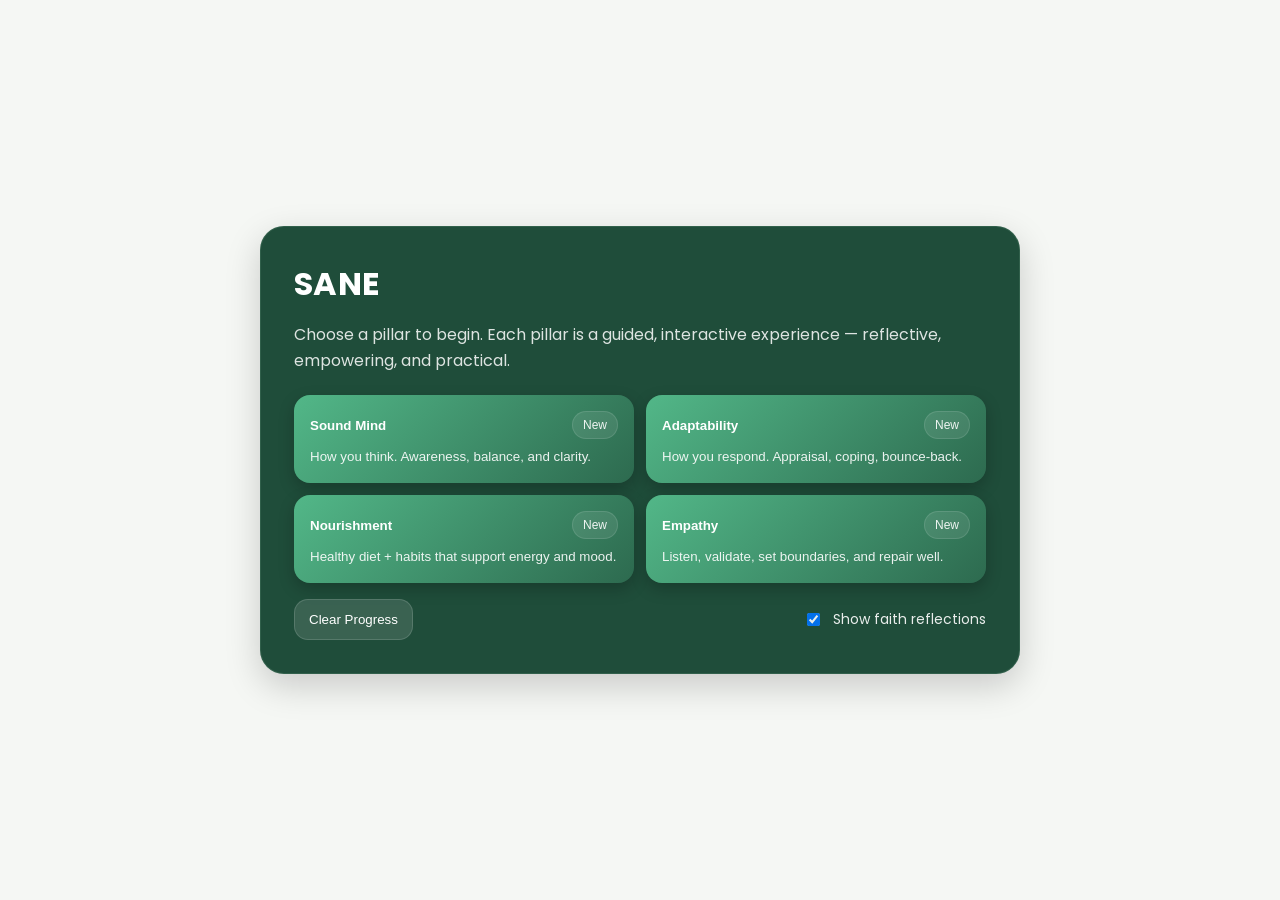
<file: index.html>
<!DOCTYPE html>
<html lang="en">
  <head>
    <meta charset="UTF-8" />
    <meta name="viewport" content="width=device-width, initial-scale=1.0, maximum-scale=1" />

    <meta property="og:title" content="SANE - Mental Wellness Games" />
    <meta property="og:description" content="Interactive mental wellness games teaching life skills through scenario-based choices" />
    <meta property="og:type" content="website" />
    <meta property="og:image" content="https://8d42f2fa-2652-4378-897f-28384d88e335-00-280cev7wyqy22.spock.replit.dev/opengraph.jpg" />
    <meta name="twitter:card" content="summary_large_image" />
    <meta name="twitter:site" content="@replit" />
    <meta name="twitter:title" content="SANE - Mental Wellness Games" />
    <meta name="twitter:description" content="Interactive mental wellness games teaching life skills through scenario-based choices" />
    <meta name="twitter:image" content="https://8d42f2fa-2652-4378-897f-28384d88e335-00-280cev7wyqy22.spock.replit.dev/opengraph.jpg" />

    <link rel="icon" type="image/png" href="/favicon.png" />
    <link rel="manifest" href="manifest.json">
    <meta name="theme-color" content="#1F4D3A" />
    <link rel="preconnect" href="https://fonts.googleapis.com">
    <link rel="preconnect" href="https://fonts.gstatic.com" crossorigin>
    <link href="https://fonts.googleapis.com/css2?family=Architects+Daughter&family=DM+Sans:ital,opsz,wght@0,9..40,100..1000;1,9..40,100..1000&family=Fira+Code:wght@300..700&family=Geist+Mono:wght@100..900&family=Geist:wght@100..900&family=IBM+Plex+Mono:ital,wght@0,100;0,200;0,300;0,400;0,500;0,600;0,700;1,100;1,200;1,300;1,400;1,500;1,600;1,700&family=IBM+Plex+Sans:ital,wght@0,100..700;1,100..700&family=Inter:ital,opsz,wght@0,14..32,100..900;1,14..32,100..900&family=JetBrains+Mono:ital,wght@0,100..800;1,100..800&family=Libre+Baskerville:ital,wght@0,400;0,700;1,400&family=Lora:ital,wght@0,400..700;1,400..700&family=Merriweather:ital,opsz,wght@0,18..144,300..900;1,18..144,300..900&family=Montserrat:ital,wght@0,100..900;1,100..900&family=Open+Sans:ital,wght@0,300..800;1,300..800&family=Outfit:wght@100..900&family=Oxanium:wght@200..800&family=Playfair+Display:ital,wght@0,400..900;1,400..900&family=Plus+Jakarta+Sans:ital,wght@0,200..800;1,200..800&family=Poppins:ital,wght@0,100;0,200;0,300;0,400;0,500;0,600;0,700;0,800;0,900;1,100;1,200;1,300;1,400;1,500;1,600;1,700;1,800;1,900&family=Roboto+Mono:ital,wght@0,100..700;1,100..700&family=Roboto:ital,wght@0,100..900;1,100..900&family=Source+Code+Pro:ital,wght@0,200..900;1,200..900&family=Source+Serif+4:ital,opsz,wght@0,8..60,200..900;1,8..60,200..900&family=Space+Grotesk:wght@300..700&family=Space+Mono:ital,wght@0,400;0,700;1,400;1,700&display=swap" rel="stylesheet">
    <script type="module" crossorigin src="/assets/index-D5CTWRFQ.js"></script>
    <link rel="stylesheet" crossorigin href="/assets/index-Bba3PkU8.css">
  </head>
  <body>
    <div id="root"></div>
    <script>
      if ('serviceWorker' in navigator) {
        navigator.serviceWorker.register('/service-worker.js');
      }
    </script>
  </body>
</html>
</file>
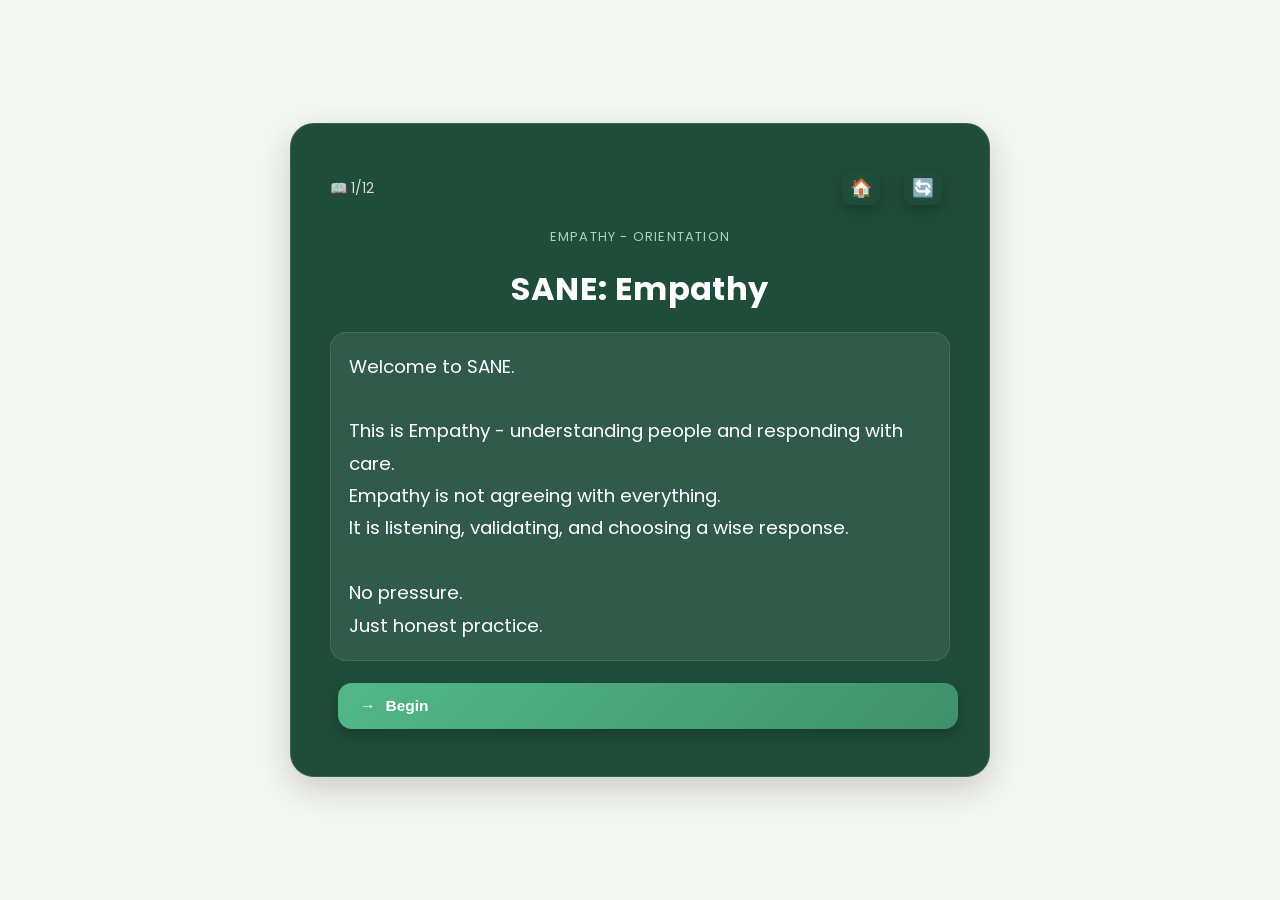
<file: empathy.html>
<!DOCTYPE html>
<html lang="en">
<head>
  <meta charset="UTF-8" />
  <meta name="viewport" content="width=device-width, initial-scale=1.0" />
  <title>SANE: Empathy</title>
  <link rel="preconnect" href="https://fonts.googleapis.com" />
  <link rel="preconnect" href="https://fonts.gstatic.com" crossorigin />
  <link href="https://fonts.googleapis.com/css2?family=Poppins:wght@400;600;700&display=swap" rel="stylesheet" />
  <link rel="stylesheet" href="style.css" />
</head>
<body>
  <div id="game-container" class="theme-awareness">
    <!-- Top HUD -->
    <div id="game-hud">
      <div id="chapter-progress" title="Progress">
        📖 <span id="chapter-count">1</span>/<span id="chapter-total">9</span>
      </div>
      <div id="game-actions">
        <button class="icon-btn" id="btn-home" title="Home">🏠</button>
        <button class="icon-btn" id="btn-restart" title="Restart">🔄</button>
      </div>
    </div>

    <p id="section-title">Empathy</p>
    <h1>SANE: Empathy</h1>
    <p id="game-text"></p>
    <div id="choices"></div>
    <button id="nextBtn" style="display:none;">Next</button>
  </div>
  <script src="empathy-script.js"></script>
</body>
</html>
</file>
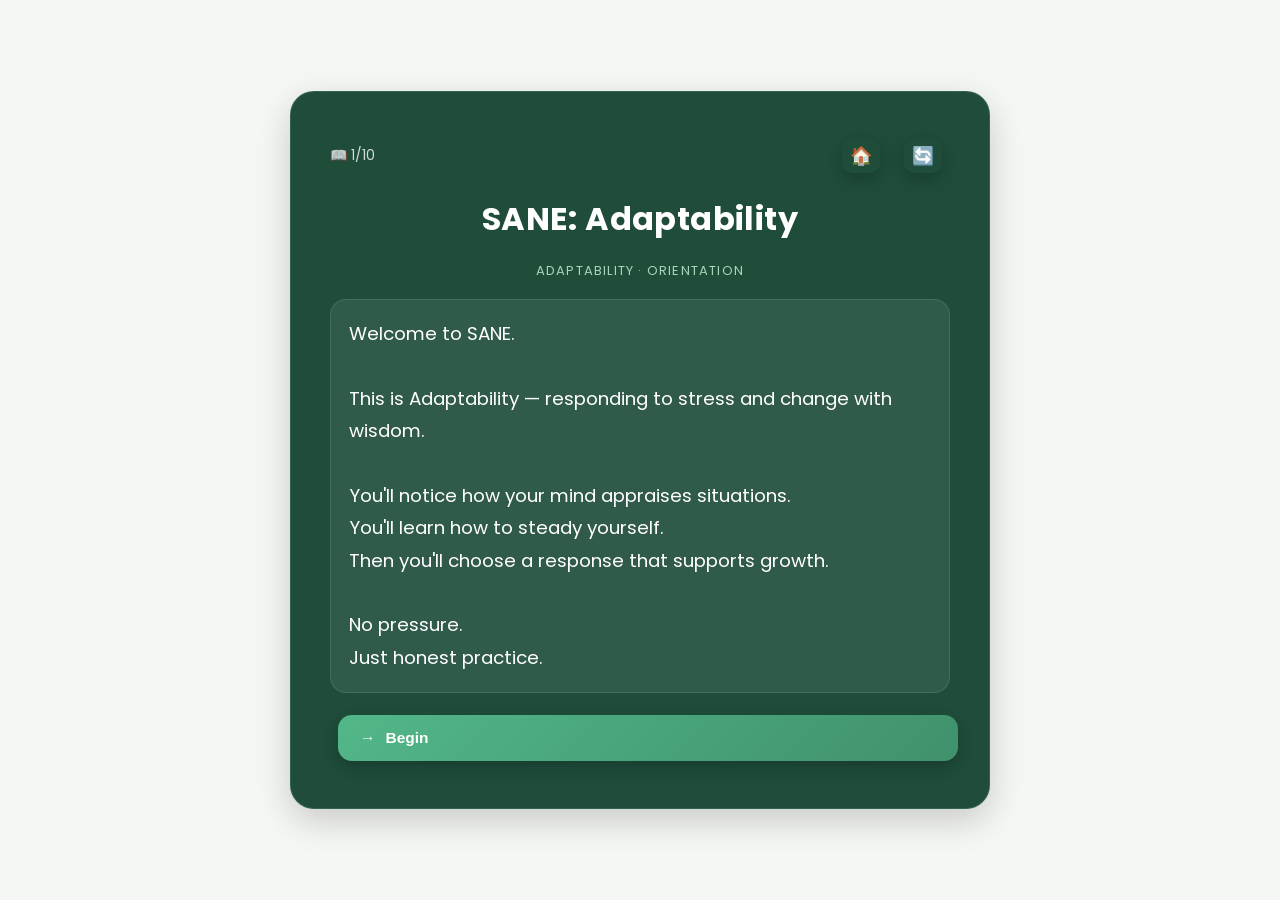
<file: game.html>
<!DOCTYPE html>
<html lang="en">
<head>
  <meta charset="UTF-8">
  <meta name="viewport" content="width=device-width, initial-scale=1.0">
  <title>SANE Adaptability Game</title>
  <link rel="preconnect" href="https://fonts.googleapis.com">
  <link rel="preconnect" href="https://fonts.gstatic.com" crossorigin>
  <link href="https://fonts.googleapis.com/css2?family=Poppins:wght@400;600;700&display=swap" rel="stylesheet">
  <link rel="stylesheet" href="style.css">
</head>
<body>
  <div id="game-container" class="theme-awareness">
    <!-- Top HUD -->
    <div id="game-hud">
      <div id="chapter-progress" title="Progress">
        📖 <span id="chapter-count">1</span>/<span id="chapter-total">9</span>
      </div>
      <div id="game-actions">
        <button class="icon-btn" id="btn-home" title="Home">🏠</button>
        <button class="icon-btn" id="btn-restart" title="Restart">🔄</button>
      </div>
    </div>

    <h1>SANE: Adaptability</h1>
    <div id="section-title"></div>
    <div id="game-text"></div>
    <div id="choices"></div>
    <button id="nextBtn" style="display:none;">Next</button>
  </div>

  <script src="script.js"></script>
</body>
</html>
</file>
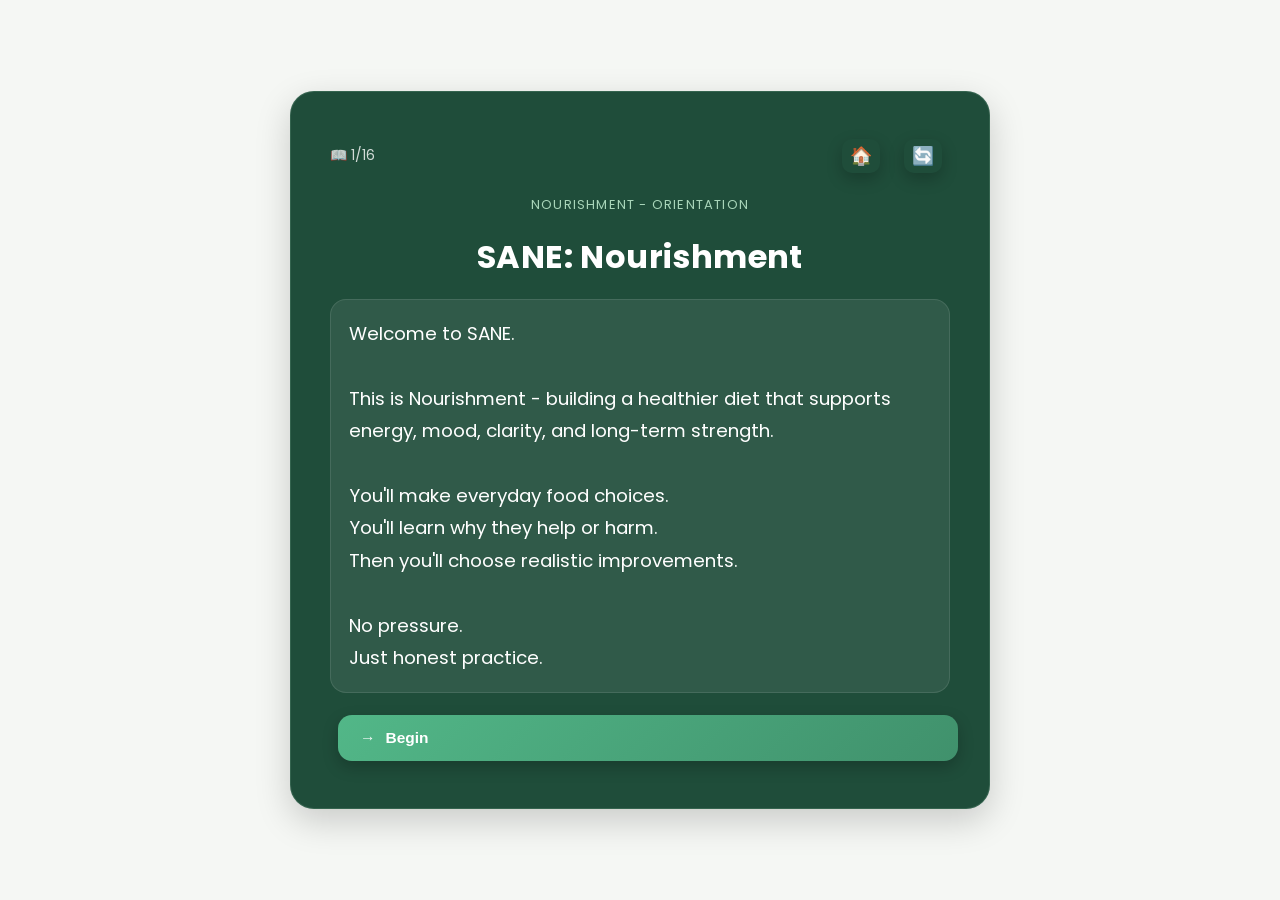
<file: nourishment.html>
<!DOCTYPE html>
<html lang="en">
<head>
  <meta charset="UTF-8" />
  <meta name="viewport" content="width=device-width, initial-scale=1.0" />
  <title>SANE: Nourishment</title>
  <link rel="preconnect" href="https://fonts.googleapis.com" />
  <link rel="preconnect" href="https://fonts.gstatic.com" crossorigin />
  <link href="https://fonts.googleapis.com/css2?family=Poppins:wght@400;600;700&display=swap" rel="stylesheet" />
  <link rel="stylesheet" href="style.css" />
</head>
<body>
  <div id="game-container" class="theme-awareness">
    <!-- Top HUD -->
    <div id="game-hud">
      <div id="chapter-progress" title="Progress">
        📖 <span id="chapter-count">1</span>/<span id="chapter-total">9</span>
      </div>
      <div id="game-actions">
        <button class="icon-btn" id="btn-home" title="Home">🏠</button>
        <button class="icon-btn" id="btn-restart" title="Restart">🔄</button>
      </div>
    </div>

    <p id="section-title">Nourishment</p>
    <h1>SANE: Nourishment</h1>
    <p id="game-text"></p>
    <div id="choices"></div>
    <button id="nextBtn" style="display:none;">Next</button>
  </div>
  <script src="nourishment-script.js"></script>
</body>
</html>
</file>
<file: assets/index-Bba3PkU8.css>
:root{--bg: #F5F7F4;--card: #1F4D3A;--accent: #B7E4C7;--text: #ffffff;--btn1: #52B788;--btn2: #2D6A4F;--btnHover1: #7AE6B9;--btnHover2: #52B788}*{box-sizing:border-box}body{margin:0;font-family:Poppins,system-ui,-apple-system,Segoe UI,Roboto,Arial,sans-serif;background:var(--bg);color:#2b2b2b;min-height:100vh;display:flex;align-items:center;justify-content:center;padding:22px}.app-shell{width:100%;max-width:760px}.card{background:var(--card);color:var(--text);border-radius:24px;padding:34px;box-shadow:0 12px 35px #0000002e,inset 0 0 0 1px #b7e4c71f}h1{margin:0 0 14px;letter-spacing:.3px}.sub{opacity:.85;margin:0 0 22px;line-height:1.6}.grid{display:grid;grid-template-columns:repeat(2,minmax(0,1fr));gap:12px}@media(max-width:620px){.grid{grid-template-columns:1fr}}.pill-btn{width:100%;text-align:left;border:none;border-radius:16px;padding:16px;cursor:pointer;color:#fff;background:linear-gradient(135deg,var(--btn1),var(--btn2));box-shadow:0 6px 16px #00000038;transition:transform .2s ease,box-shadow .2s ease,background .2s ease}.pill-btn:hover{background:linear-gradient(135deg,var(--btnHover1),var(--btnHover2));transform:translateY(-2px);box-shadow:0 10px 22px #00000047}.pill-btn:active{transform:translateY(1px) scale(.98)}.row{display:flex;align-items:center;justify-content:space-between;gap:12px;margin-top:16px;flex-wrap:wrap}.toggle{display:flex;align-items:center;gap:10px;opacity:.9;font-size:14px}.badge{display:inline-block;font-size:12px;padding:6px 10px;border-radius:999px;background:#ffffff1a;border:1px solid rgba(255,255,255,.12);opacity:.92}.section-title{font-size:13px;letter-spacing:1.2px;text-transform:uppercase;opacity:.9;margin:10px 0 16px;color:var(--accent)}.textbox{text-align:left;background:#ffffff14;border:1px solid rgba(255,255,255,.1);padding:18px;border-radius:16px;line-height:1.75;white-space:pre-line;transition:opacity .35s ease;margin-bottom:14px}.choiceWrap{display:grid;gap:10px;margin-top:8px}.choiceBtn{width:100%;text-align:left;border:none;border-radius:16px;padding:14px;cursor:pointer;color:#fff;background:linear-gradient(135deg,var(--btn1),var(--btn2));box-shadow:0 6px 16px #00000038;transition:transform .2s ease,box-shadow .2s ease,background .2s ease}.choiceBtn:before{content:"→";margin-right:10px;opacity:.9}.choiceBtn:hover{background:linear-gradient(135deg,var(--btnHover1),var(--btnHover2));transform:translateY(-2px);box-shadow:0 10px 22px #00000047}.choiceBtn:active{transform:translateY(1px) scale(.98)}.smallBtn{border:none;border-radius:14px;padding:12px 14px;cursor:pointer;color:#fff;background:#ffffff1f;border:1px solid rgba(255,255,255,.14);transition:transform .2s ease}.smallBtn:hover{transform:translateY(-1px)}.shareSection{margin-top:20px;text-align:center}.shareTitle{font-size:14px;opacity:.85;margin-bottom:12px}.shareButtons{display:flex;justify-content:center;gap:12px}.shareBtn{width:48px;height:48px;border:none;border-radius:50%;cursor:pointer;display:flex;align-items:center;justify-content:center;transition:transform .2s ease,box-shadow .2s ease}.shareBtn:hover{transform:translateY(-2px);box-shadow:0 6px 16px #0000004d}.shareBtn:active{transform:translateY(1px) scale(.95)}.shareBtn.twitter{background:#1da1f2;color:#fff}.shareBtn.facebook{background:#4267b2;color:#fff}.shareBtn.copy{background:#ffffff26;color:#fff;border:1px solid rgba(255,255,255,.2)}.minigame-btn{width:100%;margin-top:16px;border:none;border-radius:16px;padding:16px;cursor:pointer;color:#fff;background:linear-gradient(135deg,var(--btn1),var(--btn2));box-shadow:0 6px 16px #00000038;font-size:16px;font-weight:600;transition:transform .2s ease,box-shadow .2s ease}.minigame-btn:hover{background:linear-gradient(135deg,var(--btnHover1),var(--btnHover2));transform:translateY(-2px);box-shadow:0 10px 22px #00000047}.game-stats{text-align:center;margin-bottom:16px;opacity:.9}.memory-grid{display:grid;grid-template-columns:repeat(4,1fr);gap:10px;max-width:400px;margin:0 auto}@media(max-width:480px){.memory-grid{grid-template-columns:repeat(3,1fr)}}.memory-card{aspect-ratio:1;perspective:1000px;cursor:pointer}.card-inner{position:relative;width:100%;height:100%;transition:transform .5s;transform-style:preserve-3d}.memory-card.flipped .card-inner{transform:rotateY(180deg)}.card-front,.card-back{position:absolute;width:100%;height:100%;backface-visibility:hidden;border-radius:12px;display:flex;align-items:center;justify-content:center;font-size:24px;font-weight:700}.card-front{background:linear-gradient(135deg,var(--btn1),var(--btn2));color:#fff}.card-back{background:linear-gradient(135deg,#52b788,#b7e4c7);transform:rotateY(180deg)}.card-emoji{font-size:32px}.memory-card.matched .card-back{background:linear-gradient(135deg,#22c55e,#16a34a);box-shadow:0 0 12px #22c55e80}.win-screen{text-align:center;padding:20px 0}.win-emoji{font-size:64px;margin-bottom:16px}.win-text{font-size:18px;margin-bottom:8px}.win-moves{opacity:.8;margin-bottom:20px}
</file>
<file: style.css>
/* THEME VARIABLES */
#game-container {
  --accent: #B7E4C7;      /* mint */
  --btn1: #52B788;        /* button base */
  --btn2: #40916C;        /* button depth */
  --btnHover1: #6FD3A3;   /* hover glow */
  --btnHover2: #52B788;
}

/* THEMES (subtle but bright accents) */
.theme-awareness {
  --accent: #B7E4C7;      /* mint */
  --btn1: #52B788;
  --btn2: #2D6A4F;
  --btnHover1: #7AE6B9;
  --btnHover2: #52B788;
}

.theme-comparison {
  --accent: #AEE6FF;      /* cool sky-blue accent */
  --btn1: #4CAF8F;        /* teal-green */
  --btn2: #1F7A5C;
  --btnHover1: #7BE7C7;
  --btnHover2: #4CAF8F;
}

.theme-compassion {
  --accent: #FFD6A5;      /* warm peach accent */
  --btn1: #49B36B;        /* brighter green */
  --btn2: #1E7A3A;
  --btnHover1: #8AF0A7;
  --btnHover2: #49B36B;
}

.theme-integration {
  --accent: #E9C7FF;      /* soft lavender accent */
  --btn1: #56C596;
  --btn2: #2D8A68;
  --btnHover1: #8BF3CA;
  --btnHover2: #56C596;
}

/* GLOBAL */
body {
  font-family: 'Poppins', system-ui, -apple-system, Segoe UI, Roboto, Arial, sans-serif;
  background: #F5F7F4; /* calm warm off-white */
  color: #2B2B2B;
  display: flex;
  justify-content: center;
  align-items: center;
  height: 100vh;
  margin: 0;
}

/* GAME HUD */
#game-hud {
  display: flex;
  justify-content: space-between;
  align-items: center;
  margin-bottom: 14px;
  font-size: 14px;
}

#chapter-progress {
  opacity: 0.8;
}

#game-actions {
  display: flex;
  gap: 8px;
}

.icon-btn {
  background: transparent;
  border: none;
  font-size: 18px;
  cursor: pointer;
  padding: 6px 8px;
  border-radius: 10px;
}

.icon-btn:hover {
  background: rgba(0,0,0,0.08);
}

/* GAME CONTAINER */
#game-container {
  background: #1F4D3A; /* deep forest green */
  padding: 40px;
  border-radius: 24px;
  width: 92%;
  max-width: 620px;
  box-shadow:
    0 12px 35px rgba(0, 0, 0, 0.18),
    inset 0 0 0 1px rgba(183, 228, 199, 0.15);
  backdrop-filter: blur(8px);
  text-align: center;
  animation: fadeIn 0.8s ease;
  color: #FFFFFF;
}

/* TITLE */
#game-container h1 {
  margin: 0 0 18px;
  font-weight: 700;
  letter-spacing: 0.4px;
}

/* SECTION TITLE */
#section-title {
  font-size: 13px;
  letter-spacing: 1.2px;
  text-transform: uppercase;
  opacity: 0.9;
  margin-bottom: 18px;
  color: var(--accent);
}

/* GAME TEXT */
#game-text {
  margin-bottom: 22px;
  font-size: 18.5px;
  line-height: 1.75;
  opacity: 0.96;
  white-space: pre-line;
  text-align: left;
  background: rgba(255, 255, 255, 0.08);
  border: 1px solid rgba(255, 255, 255, 0.10);
  padding: 18px 18px;
  border-radius: 16px;
  transition: opacity 0.35s ease;
}

/* BUTTONS */
button {
  background: linear-gradient(135deg, var(--btn1), var(--btn2));
  color: #FFFFFF;
  border: none;
  padding: 14px 22px;
  margin: 8px;
  border-radius: 14px;
  cursor: pointer;
  font-size: 15.5px;
  font-weight: 600;
  transition: transform 0.2s ease, box-shadow 0.2s ease, background 0.2s ease;
  box-shadow: 0 6px 16px rgba(0, 0, 0, 0.22);
}

button:hover {
  background: linear-gradient(135deg, var(--btnHover1), var(--btnHover2));
  transform: translateY(-2px);
  box-shadow: 0 10px 22px rgba(0, 0, 0, 0.28);
}

/* Button press feedback */
button:active {
  transform: translateY(1px) scale(0.98);
  box-shadow: 0 4px 12px rgba(0, 0, 0, 0.22);
}

button:focus {
  outline: none;
  box-shadow: 0 0 0 4px rgba(76, 175, 143, 0.25), 0 6px 16px rgba(0, 0, 0, 0.22);
}

/* CHOICES */
#choices {
  margin-top: 8px;
}

#choices button {
  width: 100%;
  text-align: left;
  display: block;
}

#choices button::before {
  content: "→";
  margin-right: 10px;
  opacity: 0.9;
}

#nextBtn {
  width: 100%;
}

/* REPLAY BUTTON – gentle emphasis */
#choices button {
  margin-top: 12px;
}

/* FADE */
@keyframes fadeIn {
  from { opacity: 0; transform: translateY(12px); }
  to { opacity: 1; transform: translateY(0); }
}
</file>
